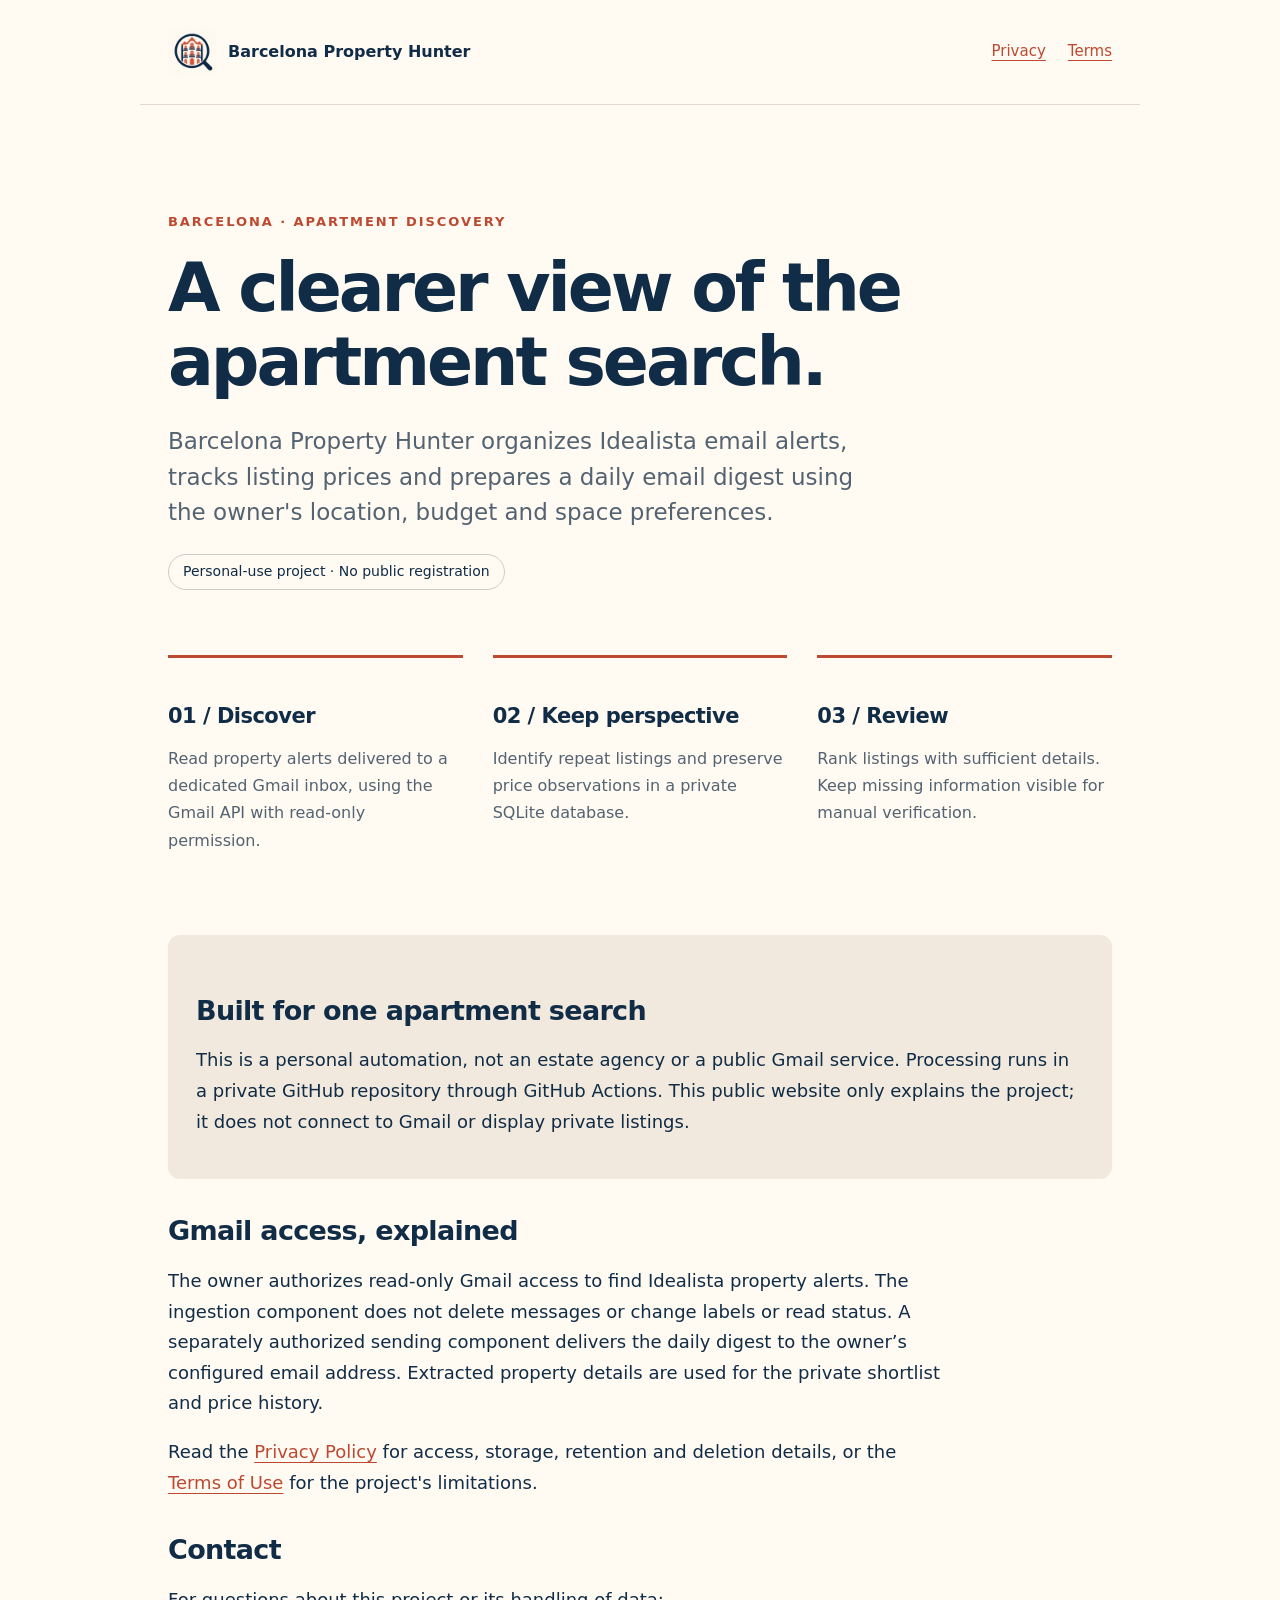
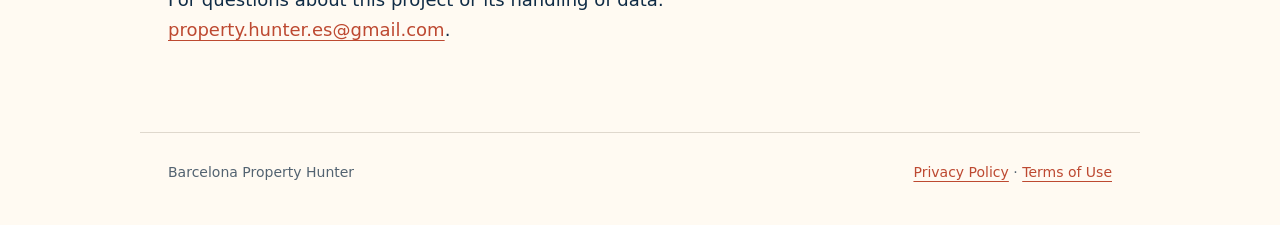
<file: index.html>
<!doctype html><html lang="en"><head><meta charset="utf-8"><meta name="viewport" content="width=device-width,initial-scale=1"><title>Barcelona Property Hunter — Personal apartment discovery</title><meta name="description" content="A personal tool that turns Idealista email alerts into an organized Barcelona apartment shortlist."><link rel="icon" href="assets/logo.png"><link rel="stylesheet" href="style.css"></head><body>
<header><a href="./"><img src="assets/logo.png" alt="" width="48" height="48">Barcelona Property Hunter</a><nav aria-label="Main navigation"><a href="privacy.html">Privacy</a><a href="terms.html">Terms</a></nav></header>
<main><section class="hero"><p class="eyebrow">Barcelona · Apartment discovery</p><h1>A clearer view of the apartment search.</h1><p class="lead">Barcelona Property Hunter organizes Idealista email alerts, tracks listing prices and prepares a daily email digest using the owner's location, budget and space preferences.</p><span class="badge">Personal-use project · No public registration</span></section>
<div class="steps"><section><h2>01 / Discover</h2><p>Read property alerts delivered to a dedicated Gmail inbox, using the Gmail API with read-only permission.</p></section><section><h2>02 / Keep perspective</h2><p>Identify repeat listings and preserve price observations in a private SQLite database.</p></section><section><h2>03 / Review</h2><p>Rank listings with sufficient details. Keep missing information visible for manual verification.</p></section></div>
<section class="note"><h2>Built for one apartment search</h2><p>This is a personal automation, not an estate agency or a public Gmail service. Processing runs in a private GitHub repository through GitHub Actions. This public website only explains the project; it does not connect to Gmail or display private listings.</p></section>
<section class="prose"><h2>Gmail access, explained</h2><p>The owner authorizes read-only Gmail access to find Idealista property alerts. The ingestion component does not delete messages or change labels or read status. A separately authorized sending component delivers the daily digest to the owner’s configured email address. Extracted property details are used for the private shortlist and price history.</p><p>Read the <a href="privacy.html">Privacy Policy</a> for access, storage, retention and deletion details, or the <a href="terms.html">Terms of Use</a> for the project's limitations.</p><h2>Contact</h2><p>For questions about this project or its handling of data: <a href="mailto:property.hunter.es@gmail.com">property.hunter.es@gmail.com</a>.</p></section></main>
<footer><span>Barcelona Property Hunter</span><span><a href="privacy.html">Privacy Policy</a> · <a href="terms.html">Terms of Use</a></span></footer></body></html>
</file>
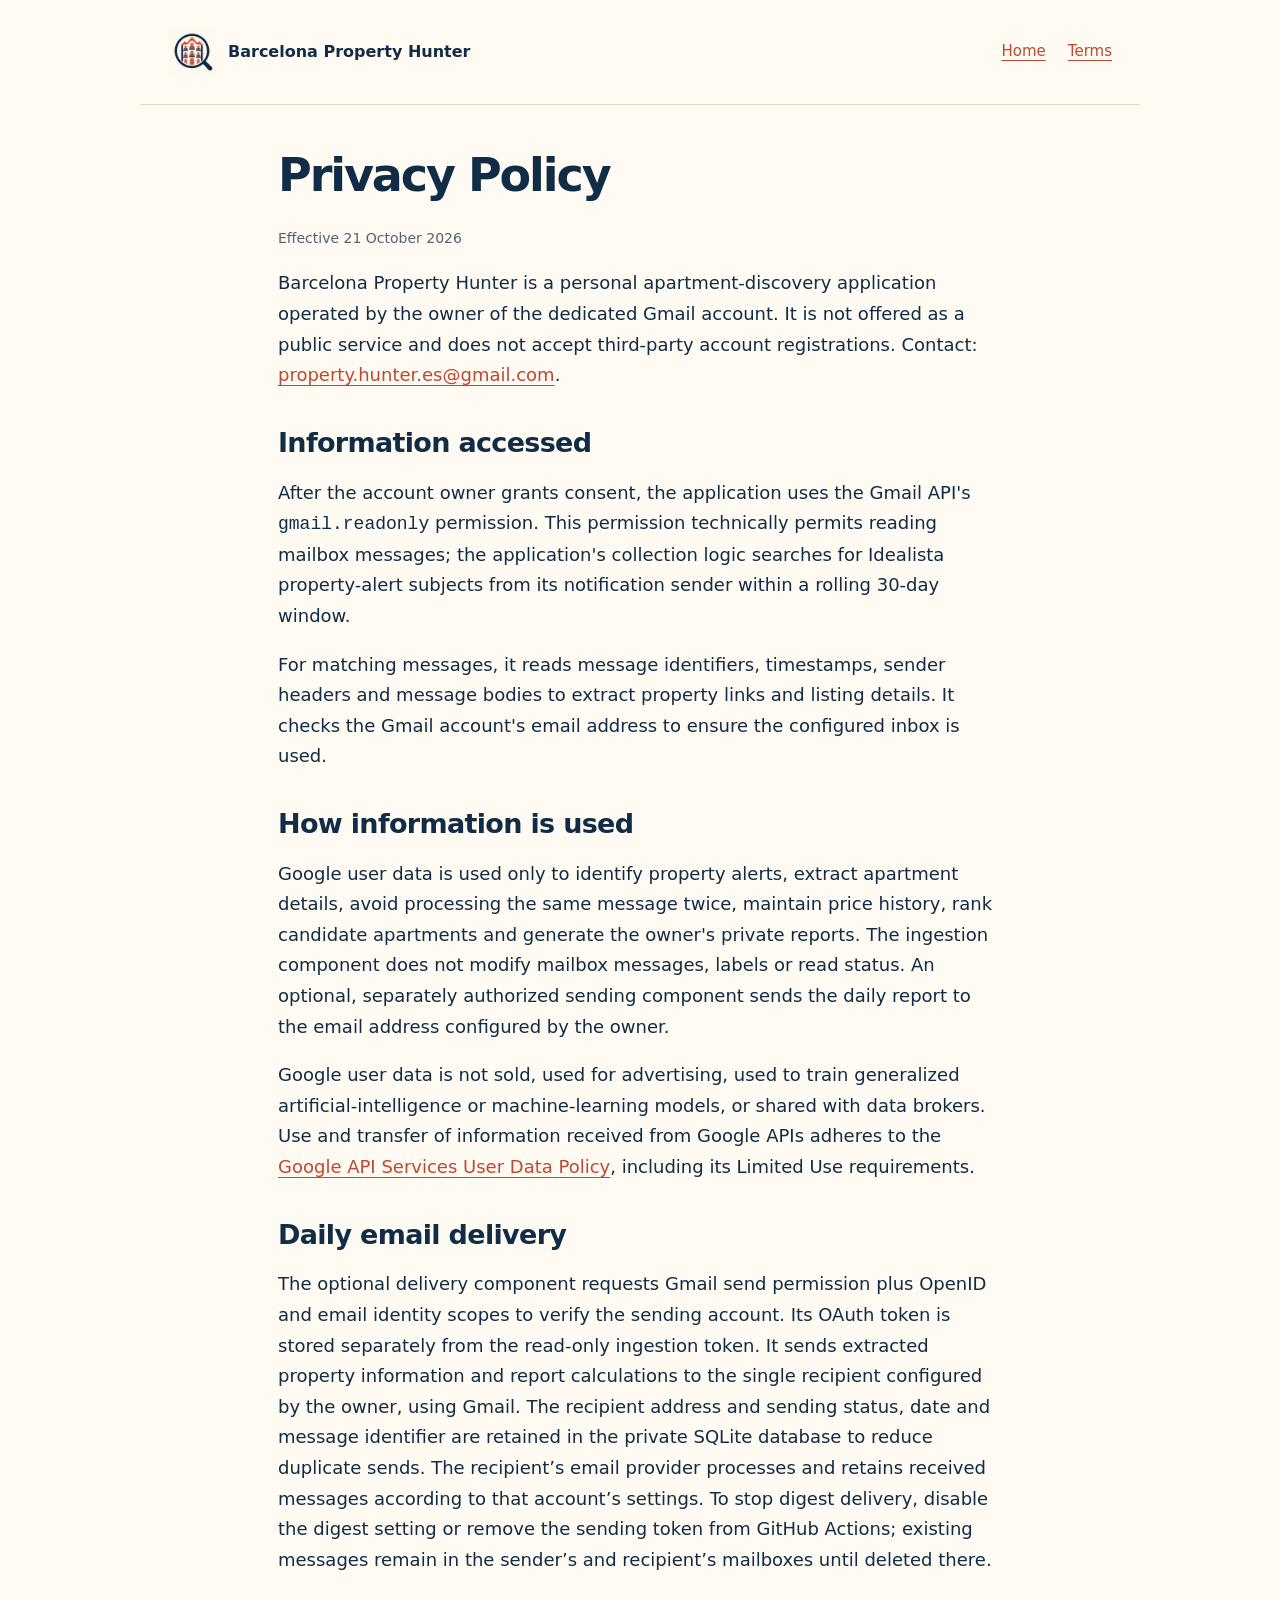
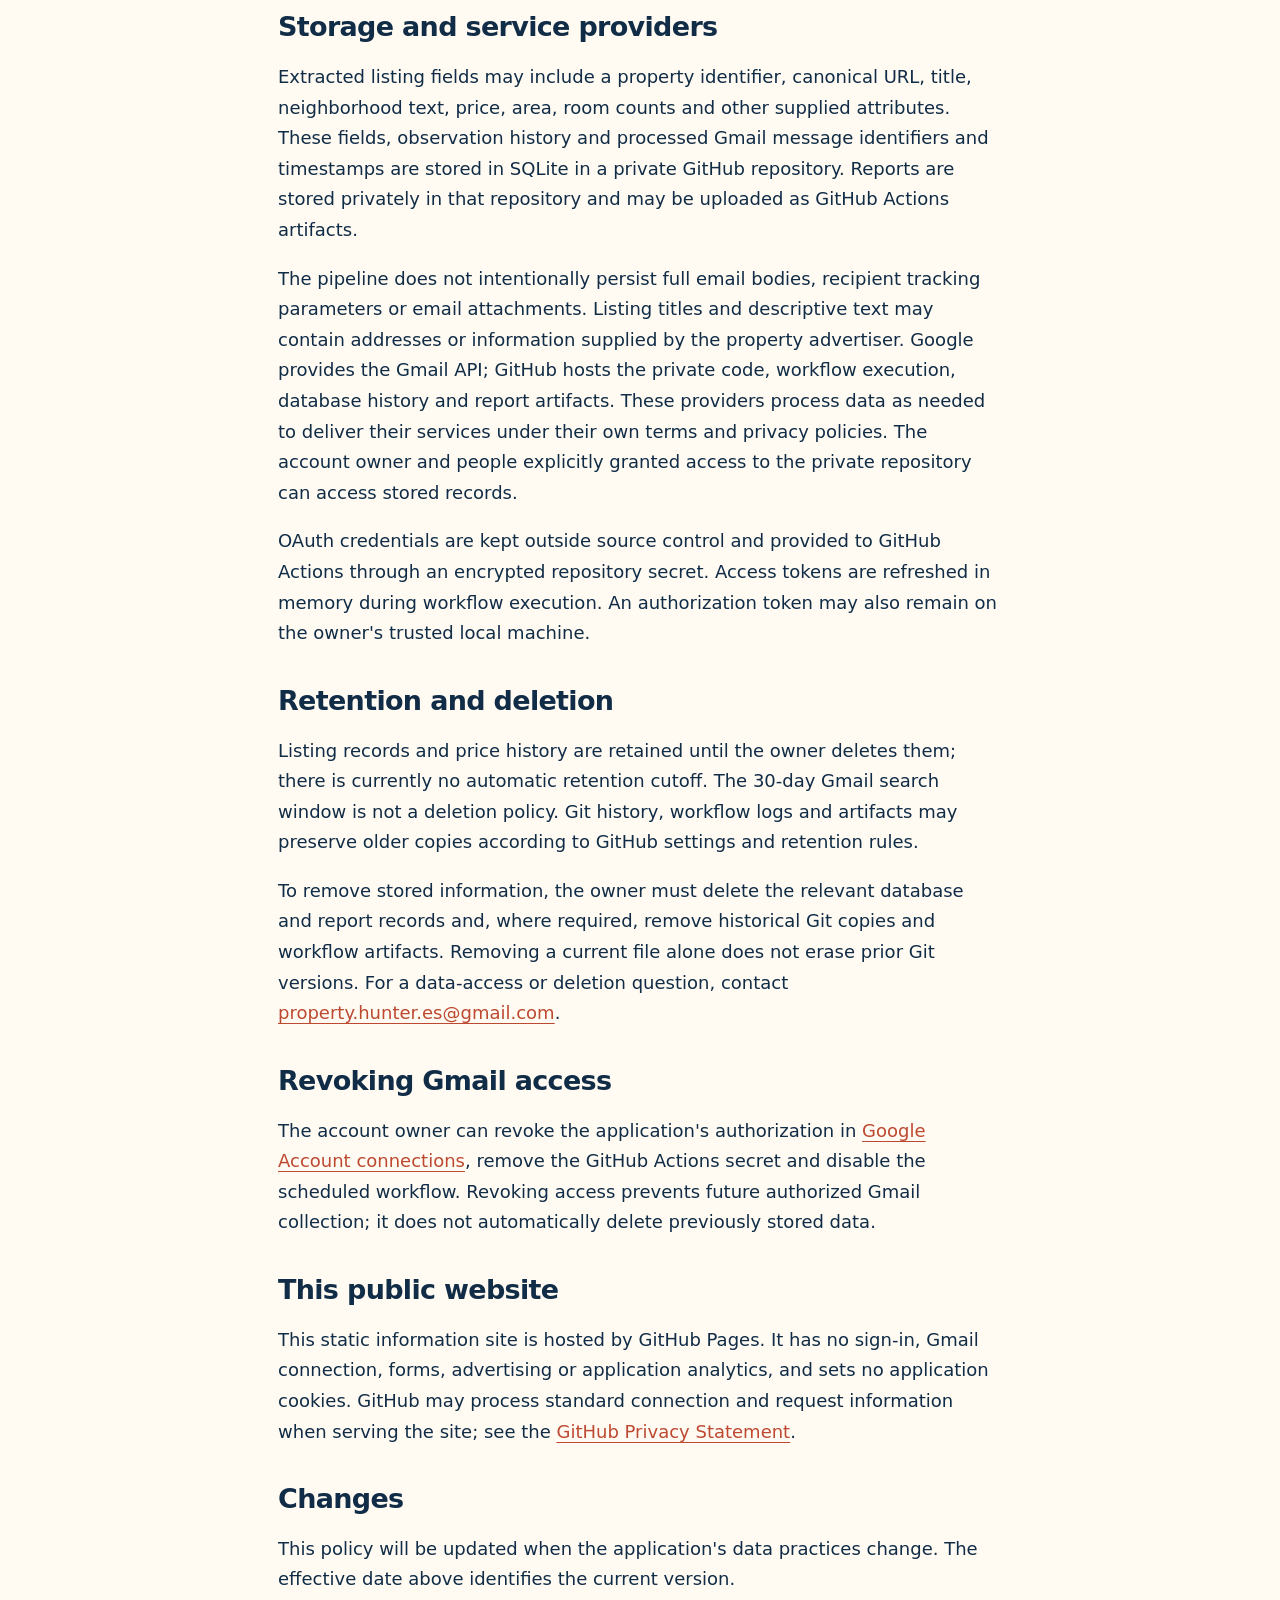
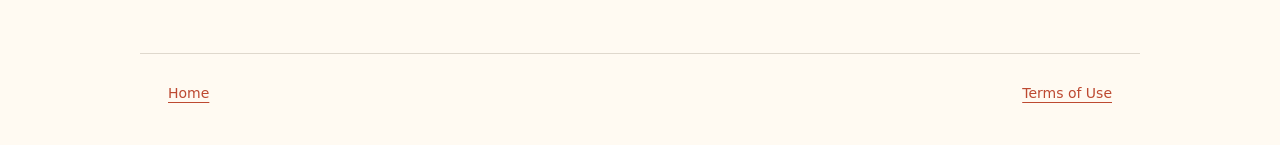
<file: privacy.html>
<!doctype html><html lang="en"><head><meta charset="utf-8"><meta name="viewport" content="width=device-width,initial-scale=1"><title>Privacy Policy — Barcelona Property Hunter</title><link rel="icon" href="assets/logo.png"><link rel="stylesheet" href="style.css"></head><body><header><a href="./"><img src="assets/logo.png" alt="" width="48" height="48">Barcelona Property Hunter</a><nav aria-label="Main navigation"><a href="./">Home</a><a href="terms.html">Terms</a></nav></header><main class="prose"><h1>Privacy Policy</h1><p class="date">Effective 21 October 2026</p>
<p>Barcelona Property Hunter is a personal apartment-discovery application operated by the owner of the dedicated Gmail account. It is not offered as a public service and does not accept third-party account registrations. Contact: <a href="mailto:property.hunter.es@gmail.com">property.hunter.es@gmail.com</a>.</p>
<h2>Information accessed</h2><p>After the account owner grants consent, the application uses the Gmail API's <code>gmail.readonly</code> permission. This permission technically permits reading mailbox messages; the application's collection logic searches for Idealista property-alert subjects from its notification sender within a rolling 30-day window.</p><p>For matching messages, it reads message identifiers, timestamps, sender headers and message bodies to extract property links and listing details. It checks the Gmail account's email address to ensure the configured inbox is used.</p>
<h2>How information is used</h2><p>Google user data is used only to identify property alerts, extract apartment details, avoid processing the same message twice, maintain price history, rank candidate apartments and generate the owner's private reports. The ingestion component does not modify mailbox messages, labels or read status. An optional, separately authorized sending component sends the daily report to the email address configured by the owner.</p><p>Google user data is not sold, used for advertising, used to train generalized artificial-intelligence or machine-learning models, or shared with data brokers. Use and transfer of information received from Google APIs adheres to the <a href="https://developers.google.com/terms/api-services-user-data-policy">Google API Services User Data Policy</a>, including its Limited Use requirements.</p>
<h2>Daily email delivery</h2><p>The optional delivery component requests Gmail send permission plus OpenID and email identity scopes to verify the sending account. Its OAuth token is stored separately from the read-only ingestion token. It sends extracted property information and report calculations to the single recipient configured by the owner, using Gmail. The recipient address and sending status, date and message identifier are retained in the private SQLite database to reduce duplicate sends. The recipient’s email provider processes and retains received messages according to that account’s settings. To stop digest delivery, disable the digest setting or remove the sending token from GitHub Actions; existing messages remain in the sender’s and recipient’s mailboxes until deleted there.</p><h2>Storage and service providers</h2><p>Extracted listing fields may include a property identifier, canonical URL, title, neighborhood text, price, area, room counts and other supplied attributes. These fields, observation history and processed Gmail message identifiers and timestamps are stored in SQLite in a private GitHub repository. Reports are stored privately in that repository and may be uploaded as GitHub Actions artifacts.</p><p>The pipeline does not intentionally persist full email bodies, recipient tracking parameters or email attachments. Listing titles and descriptive text may contain addresses or information supplied by the property advertiser. Google provides the Gmail API; GitHub hosts the private code, workflow execution, database history and report artifacts. These providers process data as needed to deliver their services under their own terms and privacy policies. The account owner and people explicitly granted access to the private repository can access stored records.</p><p>OAuth credentials are kept outside source control and provided to GitHub Actions through an encrypted repository secret. Access tokens are refreshed in memory during workflow execution. An authorization token may also remain on the owner's trusted local machine.</p>
<h2>Retention and deletion</h2><p>Listing records and price history are retained until the owner deletes them; there is currently no automatic retention cutoff. The 30-day Gmail search window is not a deletion policy. Git history, workflow logs and artifacts may preserve older copies according to GitHub settings and retention rules.</p><p>To remove stored information, the owner must delete the relevant database and report records and, where required, remove historical Git copies and workflow artifacts. Removing a current file alone does not erase prior Git versions. For a data-access or deletion question, contact <a href="mailto:property.hunter.es@gmail.com">property.hunter.es@gmail.com</a>.</p>
<h2>Revoking Gmail access</h2><p>The account owner can revoke the application's authorization in <a href="https://myaccount.google.com/connections">Google Account connections</a>, remove the GitHub Actions secret and disable the scheduled workflow. Revoking access prevents future authorized Gmail collection; it does not automatically delete previously stored data.</p>
<h2>This public website</h2><p>This static information site is hosted by GitHub Pages. It has no sign-in, Gmail connection, forms, advertising or application analytics, and sets no application cookies. GitHub may process standard connection and request information when serving the site; see the <a href="https://docs.github.com/en/site-policy/privacy-policies/github-general-privacy-statement">GitHub Privacy Statement</a>.</p>
<h2>Changes</h2><p>This policy will be updated when the application's data practices change. The effective date above identifies the current version.</p></main><footer><a href="./">Home</a><a href="terms.html">Terms of Use</a></footer></body></html>
</file>
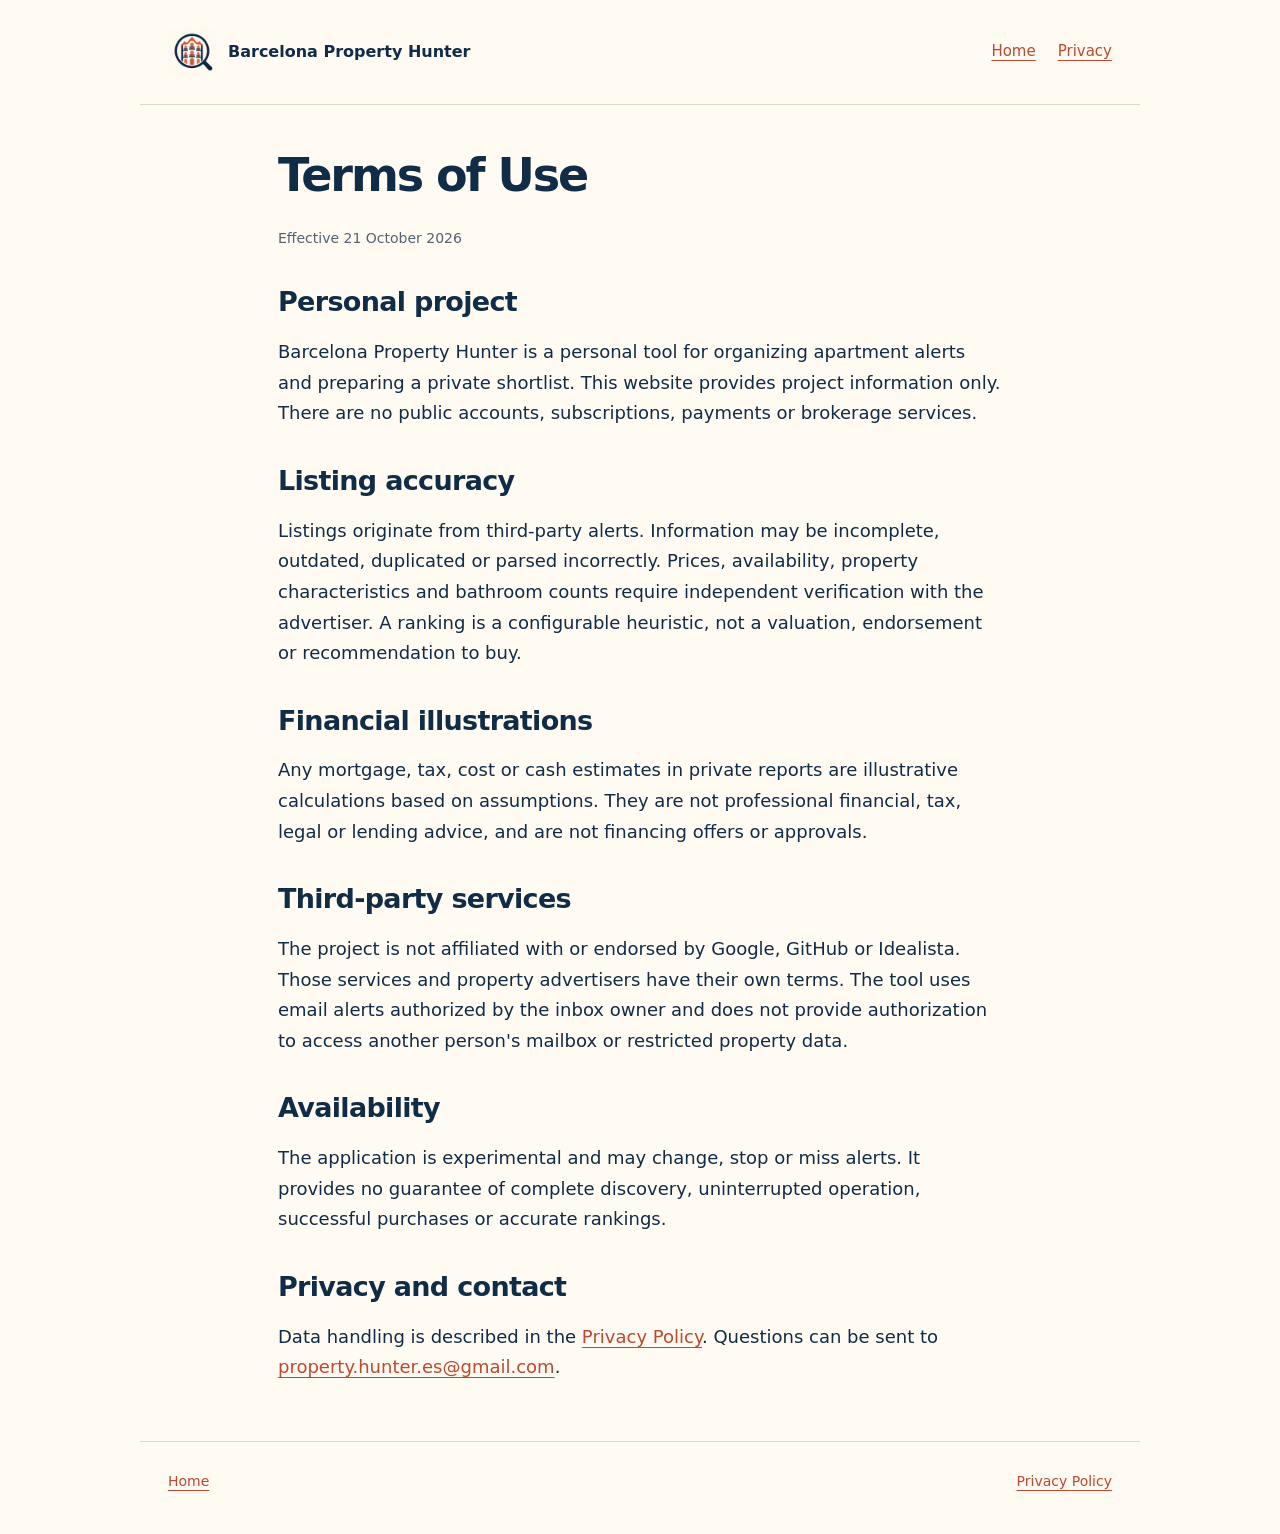
<file: terms.html>
<!doctype html><html lang="en"><head><meta charset="utf-8"><meta name="viewport" content="width=device-width,initial-scale=1"><title>Terms of Use — Barcelona Property Hunter</title><link rel="icon" href="assets/logo.png"><link rel="stylesheet" href="style.css"></head><body><header><a href="./"><img src="assets/logo.png" alt="" width="48" height="48">Barcelona Property Hunter</a><nav aria-label="Main navigation"><a href="./">Home</a><a href="privacy.html">Privacy</a></nav></header><main class="prose"><h1>Terms of Use</h1><p class="date">Effective 21 October 2026</p><h2>Personal project</h2><p>Barcelona Property Hunter is a personal tool for organizing apartment alerts and preparing a private shortlist. This website provides project information only. There are no public accounts, subscriptions, payments or brokerage services.</p><h2>Listing accuracy</h2><p>Listings originate from third-party alerts. Information may be incomplete, outdated, duplicated or parsed incorrectly. Prices, availability, property characteristics and bathroom counts require independent verification with the advertiser. A ranking is a configurable heuristic, not a valuation, endorsement or recommendation to buy.</p><h2>Financial illustrations</h2><p>Any mortgage, tax, cost or cash estimates in private reports are illustrative calculations based on assumptions. They are not professional financial, tax, legal or lending advice, and are not financing offers or approvals.</p><h2>Third-party services</h2><p>The project is not affiliated with or endorsed by Google, GitHub or Idealista. Those services and property advertisers have their own terms. The tool uses email alerts authorized by the inbox owner and does not provide authorization to access another person's mailbox or restricted property data.</p><h2>Availability</h2><p>The application is experimental and may change, stop or miss alerts. It provides no guarantee of complete discovery, uninterrupted operation, successful purchases or accurate rankings.</p><h2>Privacy and contact</h2><p>Data handling is described in the <a href="privacy.html">Privacy Policy</a>. Questions can be sent to <a href="mailto:property.hunter.es@gmail.com">property.hunter.es@gmail.com</a>.</p></main><footer><a href="./">Home</a><a href="privacy.html">Privacy Policy</a></footer></body></html>
</file>
<file: style.css>
:root{color-scheme:light;--ink:#102c46;--accent:#bd4931;--paper:#fffaf2;--muted:#536371}*{box-sizing:border-box}body{margin:0;background:var(--paper);color:var(--ink);font:18px/1.7 system-ui,-apple-system,BlinkMacSystemFont,"Segoe UI",sans-serif}a{color:var(--accent);text-underline-offset:4px}a:hover{color:var(--ink)}a:focus-visible{outline:3px solid var(--accent);outline-offset:5px}header,main,footer{max-width:1000px;margin:auto;padding:28px}header{display:flex;justify-content:space-between;align-items:center;gap:24px;border-bottom:1px solid #dfd8cd}header>a{display:flex;align-items:center;gap:12px;color:var(--ink);font-size:16px;font-weight:750;text-decoration:none}header img{width:48px;height:48px}nav{display:flex;gap:22px;font-size:15px}.eyebrow{color:var(--accent);font-size:13px;font-weight:750;letter-spacing:.15em;text-transform:uppercase}.hero{padding:65px 0 45px;max-width:790px}h1{font-size:clamp(38px,6vw,68px);line-height:1.08;letter-spacing:-.045em;margin:18px 0 26px}h2{font-size:27px;line-height:1.25;letter-spacing:-.025em;margin:35px 0 14px}.lead{font-size:23px;line-height:1.55;max-width:720px;color:var(--muted)}.badge{display:inline-block;border:1px solid #d8cabc;border-radius:30px;padding:5px 14px;font-size:14px}.steps{display:grid;grid-template-columns:repeat(3,1fr);gap:30px;padding:20px 0 35px}.steps section{border-top:3px solid var(--accent);padding-top:10px}.steps h2{font-size:21px}.steps p{font-size:16px;color:var(--muted)}.note{background:#f1e9dd;padding:24px 28px;border-radius:12px;margin:30px 0}.prose{max-width:780px;padding-bottom:40px}.prose h1{font-size:46px}.prose li{margin-bottom:8px}.date,footer{font-size:14px;color:var(--muted)}footer{border-top:1px solid #dfd8cd;display:flex;flex-wrap:wrap;justify-content:space-between;gap:14px;padding-bottom:40px}@media(max-width:600px){header{align-items:flex-start;flex-direction:column;padding:20px}main,footer{padding:20px}.hero{padding-top:35px}.steps{grid-template-columns:1fr;gap:8px}.lead{font-size:20px}nav{gap:18px}.prose h1{font-size:37px}}
</file>
